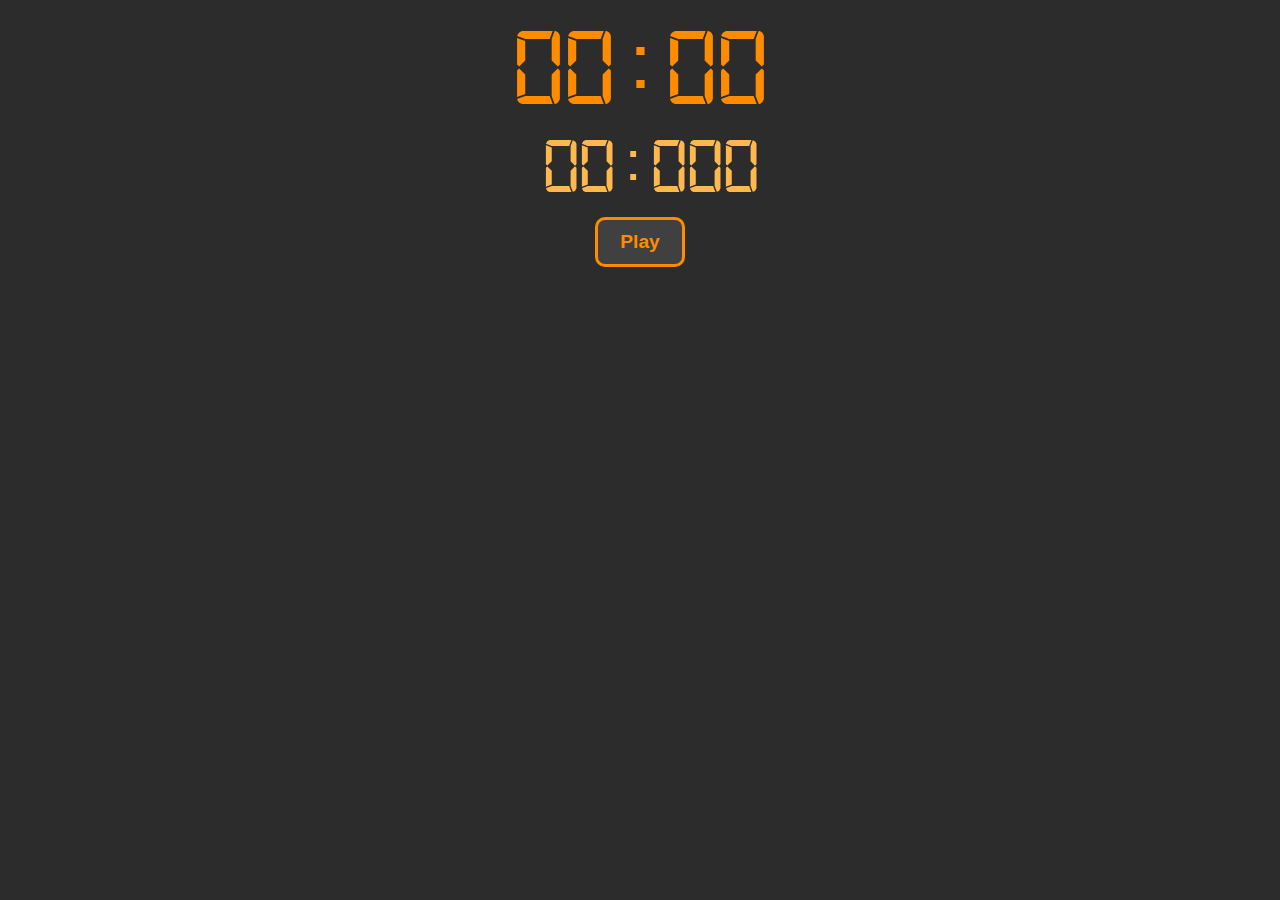
<file: SCT_WD_2/index.html>
<!DOCTYPE html>
<html lang="en">
  <head>
    <meta charset="UTF-8" />
    <meta name="viewport" content="width=device-width, initial-scale=1.0" />
    <title>Stopwatch</title>
    <link rel="stylesheet" href="style.css" />
  </head>
  <body>
    <div class="stopwatchContainer">
      <div id="timerDisplay"><div>00:00</div><div class="msDisplay">00:000</div></div>
      <div class="buttonWrapper">
        <button id="playPause-btn">Play</button>
        <button id="rst-btn" disabled>Reset</button>
        <button id="recordLap-btn" disabled>Lap</button>
      </div>
      <div class="lap-list">
        <table>
          <thead id="tableHead">
            <tr>
              <th>No.</th>
              <th>Lap Time</th>
              <th>Total Time</th>
            </tr>
          </thead>
          <tbody id="tableBody">
          </tbody>
        </table>
    </div>
    <button id="clrLap-btn" disabled>Clear Laps</button>
    </div>
    <script src="script.js"></script>
  </body>
</html>
</file>
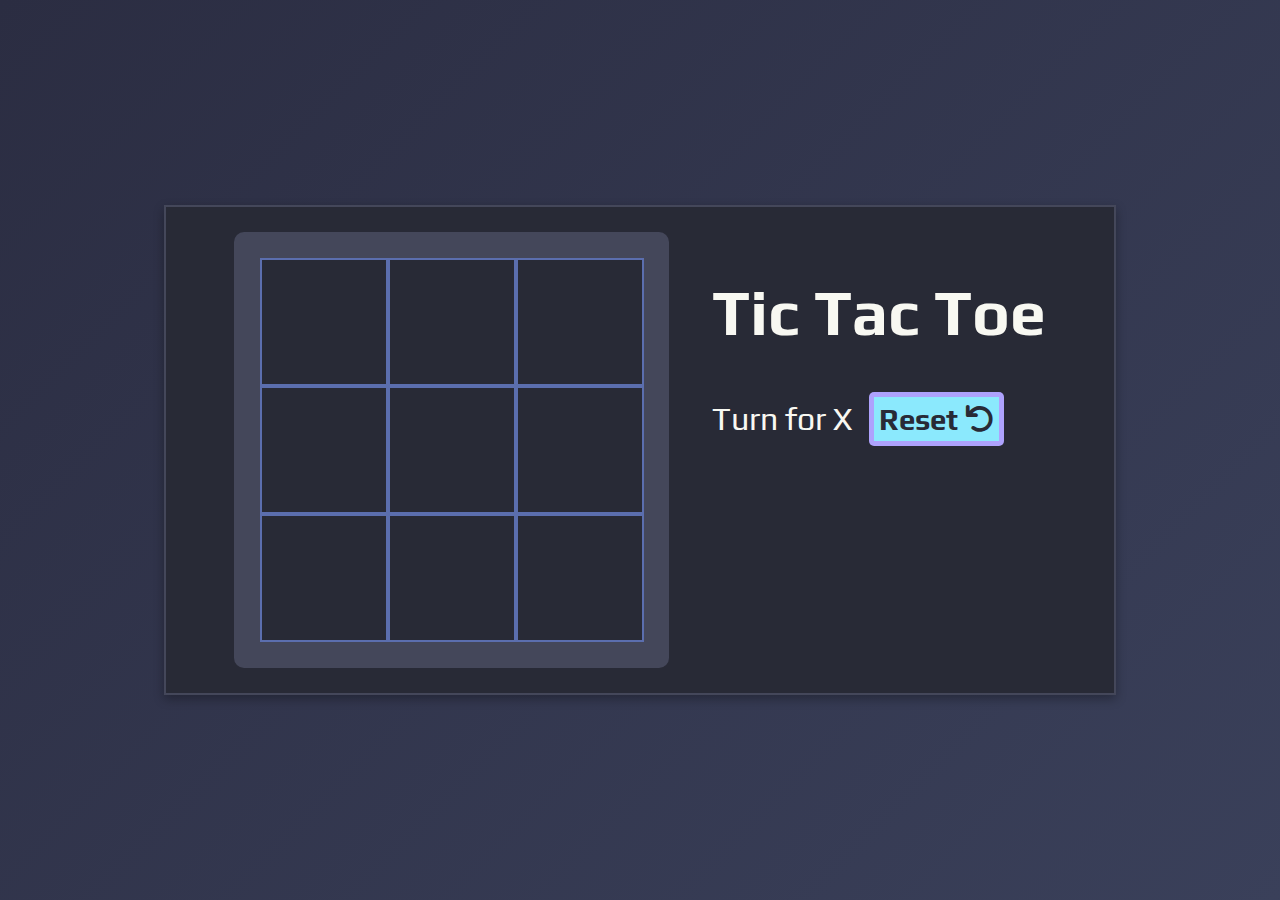
<file: SCT_WD_3/index.html>
<head>
    <meta charset="UTF-8">
    <meta name="viewport" content="width=device-width, initial-scale=1.0">
    <title>Tic Tac Toe</title>
    <link rel="stylesheet" href="style.css">
    <link rel="stylesheet" href="https://cdnjs.cloudflare.com/ajax/libs/font-awesome/6.0.0-beta3/css/all.min.css">
</head>
<body>
    <div class="container">
        <div id="gameBoard">
            <div class="box"></div>
            <div class=" box"></div>
            <div class="box"></div>
            <div class="box"></div>
            <div class="box"></div>
            <div class="box"></div>
            <div class="box"></div>
            <div class="box"></div>
            <div class="box"></div>
        </div>
        <div class="content">
            <h1>Tic Tac Toe</h1>
            <span id="turnAndWinIndicator">Turn for X</span>
            <button id="resetButton">Reset <i class="fas fa-undo fa-fa-rotate-left"></i></button>
        </div>
    </div>
    <script src="script.js"></script>
</body>
</file>
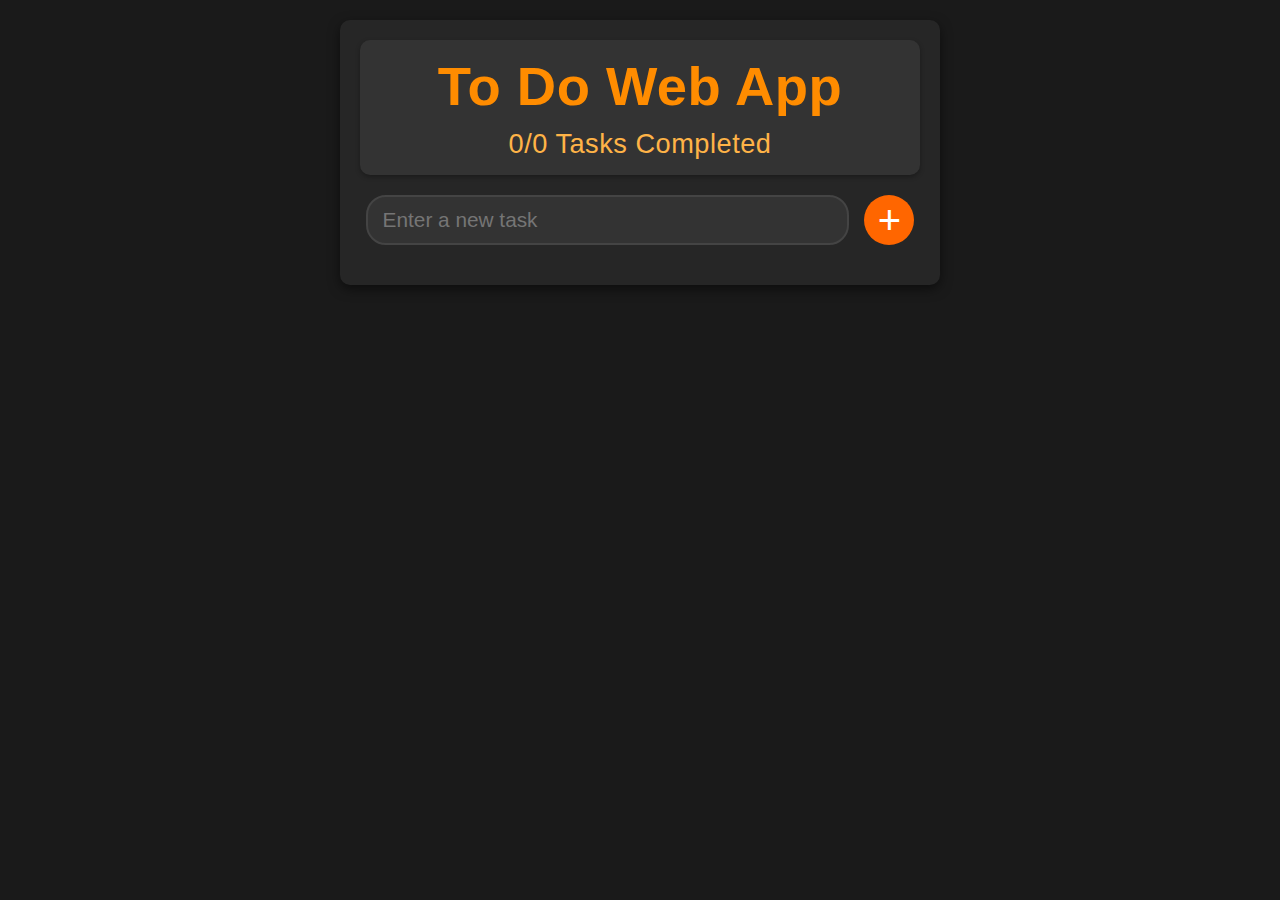
<file: SCT_WD_4/index.html>
<!DOCTYPE html>
<html lang="en">
  <head>
    <meta charset="UTF-8" />
    <meta name="viewport" content="width=device-width, initial-scale=1.0" />
    <title>To-Do Web App</title>
    <link rel="stylesheet" href="style.css" />
    <link rel="stylesheet" href="https://cdnjs.cloudflare.com/ajax/libs/font-awesome/6.0.0-beta3/css/all.min.css">
  </head>

  <body class="flex-item">
    <div class="appContainer flex-item">
      <header class="appHeader">
        <h1>To Do Web App</h1>
        <div id="taskCounter">0/0 Tasks Completed</div>
      </header>

      <section class="taskInputSection flex-item">
        <input type="text" id="taskInput" placeholder="Enter a new task" />
        <button title="Add Task"id="add-task-btn">+</button>
      </section>
      <section class="taskListSection">
        <ul id="taskList">
        </ul>
      </section>
    </div>

    <script src="script.js"></script>
  </body>
</html>
</file>
<file: SCT_WD_2/style.css>
@font-face {
  font-family: 'Digital-7';
  src: url('font/digital-7.ttf') format('truetype');
}

* {
  box-sizing: border-box;
  margin: 0;
  padding: 0;
}

html, body {
  background-color: #2C2C2C;
  color: #E0E0E0;
  display: flex;
  justify-content: center;
  font-family: sans-serif;
}

.stopwatchContainer {
  display: flex;
  flex-direction: column;
  align-items: center;
}

#timerDisplay {
  padding: 10px;
  font-size: 7rem;
  color: #FF8C00;
  font-family: 'Digital-7', sans-serif;
}

.msDisplay {
  font-size: 5rem;
  margin-left: 30px;
  color: #FFB84D;
}

.buttonWrapper {
  display: flex;
  justify-content: space-evenly;
  width: 100%;
}

button {
  width: 90px;
  height: 50px;
  padding: 10px;
  font-size: 1.2rem;
  font-weight: 700;
  background-color: #404040;
  color: #FF8C00;
  border: 3px solid #FF8C00;
  border-radius: 10px;
  transition: background-color 0.3s ease, color 0.3s ease;
}

button:hover{
  color: #FFFFFF;
  background-color: #FF8C00;
  border-color: #FF4500;
  cursor: pointer;
  outline: none;
}
button:disabled {
display: none;
}

#clrLap-btn {
  width: 120px;
  padding: 5px;
  margin-top: 10px;
}

.lap-list {
  height: 52vh;
  overflow-y: auto;
  font-size: 1.43rem;
  scrollbar-width: thin;
  scrollbar-color: #FF8C00 #2C2C2C;
}

.lap-list table {
  border-spacing: 24px 10px;
  color: #FFB84D;
}

#tableHead {
  color: #FF8C00;
  position: sticky;
  display: none;
  top: 0;
  background-color: #2C2C2C;
  z-index: 1;
}

@media (max-width: 450px) {
  .lap-list {
    height: 300px;
    font-size: 1rem;
  }
}
</file>
<file: SCT_WD_3/style.css>
@import url("https://fonts.googleapis.com/css2?family=Play:wght@400;700&display=swap");

body {
  background: linear-gradient(135deg, #2b2d42, #3a405a);
  font-family: "Play", sans-serif;
  color: #f8f8f2;
  margin: 0;
  height: 100vh;
  display: flex;
  justify-content: center;
  align-items: center;
}

.container {
  width: 70%;
  display: flex;
  justify-content: space-evenly;
  border: 2px solid #44475a;
  padding: 2vw;
  background-color: #282a36;
  box-shadow: 0 4px 10px rgba(0, 0, 0, 0.3);
}

#gameBoard {
  display: grid;
  grid-template-columns: repeat(3, 10vw);
  grid-template-rows: repeat(3, 10vw);
  padding: 2vw;
  background-color: #44475a;
  border-radius: 10px;
}

.box {
  border: 2px solid #5b6eae;
  display: flex;
  justify-content: center;
  align-items: center;
  font-size: 8vw;
  background-color: #282a36;
  transition: background-color 0.5s ease;
  cursor: pointer;
}

.box:hover {
  background-color: rgba(132, 148, 197, 0.3);
}

.content h1 {
  font-size: 5vw;
}

#turnAndWinIndicator {
  font-size: 2.5vw;
}

#resetButton {
  margin: 0 1vw;
  background-color: #8be9fd;
  color: #282a36;
  border: 5px solid rgba(255, 0, 255, 0.3);
  padding: 5px;
  font: 900 2.3vw "Play", sans-serif;
  cursor: pointer;
  transition: background-color 0.3s;
  border-radius: 5px;
}

#resetButton:hover {
  background-color: #3c67d4;
}

@media (max-width: 750px) {
  .container {
    width: 90%;
  }
  #gameBoard {
    grid-template-columns: repeat(3, 15vw);
    grid-template-rows: repeat(3, 15vw);
  }
  .box {
    font-size: 13vw;
  }
  .content h1 {
    font-size: 6vw;
    text-align: center;
  }
  #turnAndWinIndicator {
    font-size: 4vw;
  }
  #resetButton {
    font-size: 3vw;
  }
}

@media (max-width: 490px) {
  .container {
    width: 70%;
    flex-wrap: wrap;
  }
  #gameBoard {
    grid-template-columns: repeat(3, 18vw);
    grid-template-rows: repeat(3, 18vw);
  }
  .box {
    font-size: 16vw;
  }
}
</file>
<file: SCT_WD_4/style.css>
* {
    margin: 0;
    padding: 0;
    box-sizing: border-box;
    font-family: 'Roboto', sans-serif;
}

body {
    background-color: #1a1a1a;
    padding: 20px 0;
}

.flex-item, #add-task-btn {
    display: flex;
    align-items: center;
    justify-content: center;
}

.taskActions button:hover, .taskCheckbox:hover, #add-task-btn:hover {
    border: 2px solid #ff6600;
    cursor: pointer;
}

.taskName, .taskListSection {
    scrollbar-width: thin;
    scrollbar-color: #ff914d transparent;
}

.appContainer {
    width: 95%;
    max-width: 600px;
    flex-direction: column;
    background-color: #262626;
    padding: 20px;
    gap: 20px;
    border-radius: 10px;
    box-shadow: 0 4px 12px rgba(0, 0, 0, 0.5);
}

.appHeader {
    width: 100%;
    font-size: 1.7rem;
    color: #ff8c00;
    text-align: center;
    padding: 15px;
    border-radius: 10px;
    background-color: #333333;
    box-shadow: 0 2px 5px rgba(0, 0, 0, 0.3);
    letter-spacing: 0.5px;
}

#taskCounter {
    margin-top: 10px;
    color: #ffb347;
}

.taskInputSection {
    width: 98%;
    gap: 15px;
}

#taskInput {
    flex: 1;
    height: 50px;
    background-color: #333333;
    font-size: 1.3rem;
    padding-left: 15px;
    border-radius: 20px;
    border: 2px solid #444444;
    color: #fff;
    outline: none;
    transition: border-color 0.3s ease;
}

#taskInput:focus {
    border-color: #ff914d;
}

#add-task-btn {
    width: 50px;
    height: 50px;
    font-size: 2.5rem;
    border-radius: 50%;
    background-color: #ff6600;
    color: #fff;
    border: none;
    transition: background-color 0.3s ease;
}

#add-task-btn:hover {
    background-color: #ff8533;
}

.taskListSection {
    width: 100%;
    max-height: 56vh;
    overflow-y: auto;
}

ul li {
    list-style-type: none;
    padding: 10px;
    background-color: #333333;
    border-radius: 10px;
    margin-bottom: 20px;
}

.taskEntry {
    align-items: flex-start;
    font-size: 1.4rem;
    color: #fff;
    gap: 10px;
}

.taskCheckbox {
    appearance: none;
    width: 25px;
    height: 25px;
    font-size: 1.2rem;
    background-color: #444444;
    border-radius: 5px;
    transition: background-color 0.3s ease;
}

.taskCheckbox::after {
    content: "\2714";
    color: #fff;
    display: none;
}

.taskCheckbox:checked {
    background-color: #ff6600;
}

.taskCheckbox:checked::after {
    display: block;
}

.taskName {
    flex: 1;
    max-height: 85px;
    overflow: auto;
}

.taskCompleted {
    text-decoration: line-through;
    color: #a8a8a8;
}

.taskEntry input[type="text"] {
    flex: 1;
    color: #fff;
    background-color: transparent;
    border: 1px solid #ff914d;
    outline: none;
    border-radius: 10px;
    font-size: 1.2rem;
    padding: 2px 10px;
}

.edit-task-btn,.delete-task-btn {
    background-color: transparent;
    border: 2px solid transparent;
    font-size: 1.2rem;
    width: 30px;
    color: #ff0000;
}
.edit-task-btn{
    color: #fff;
}
.taskTimestamps {
    justify-content: space-between;
    font-size: 0.9rem;
    color: rgba(240, 230, 214, 0.7);
    border-top: 1px solid rgba(240, 230, 214, 0.3);
    padding-top: 5px;
    margin-top: 5px;
}
@media (max-width:530px) {
    .appContainer{
        padding: 8px;
    }
    .appHeader{
        font-size: 1.3rem;
    }
    #taskinputSection{
        width: 100%;
    }
    #taskInput{
        width: 80%;
    }
    .taskTimestamps{
        flex-direction: column;
        align-items: flex-end;
    }
    .taskName{
        font-size: 1.2rem;
    }
    .taskCheckbox{
        height: 20px;
        width: 20px;
        font-size: 1rem;
    }
    .taskEntry input[type="text"]{
        width: 90%;
    }
}
</file>
